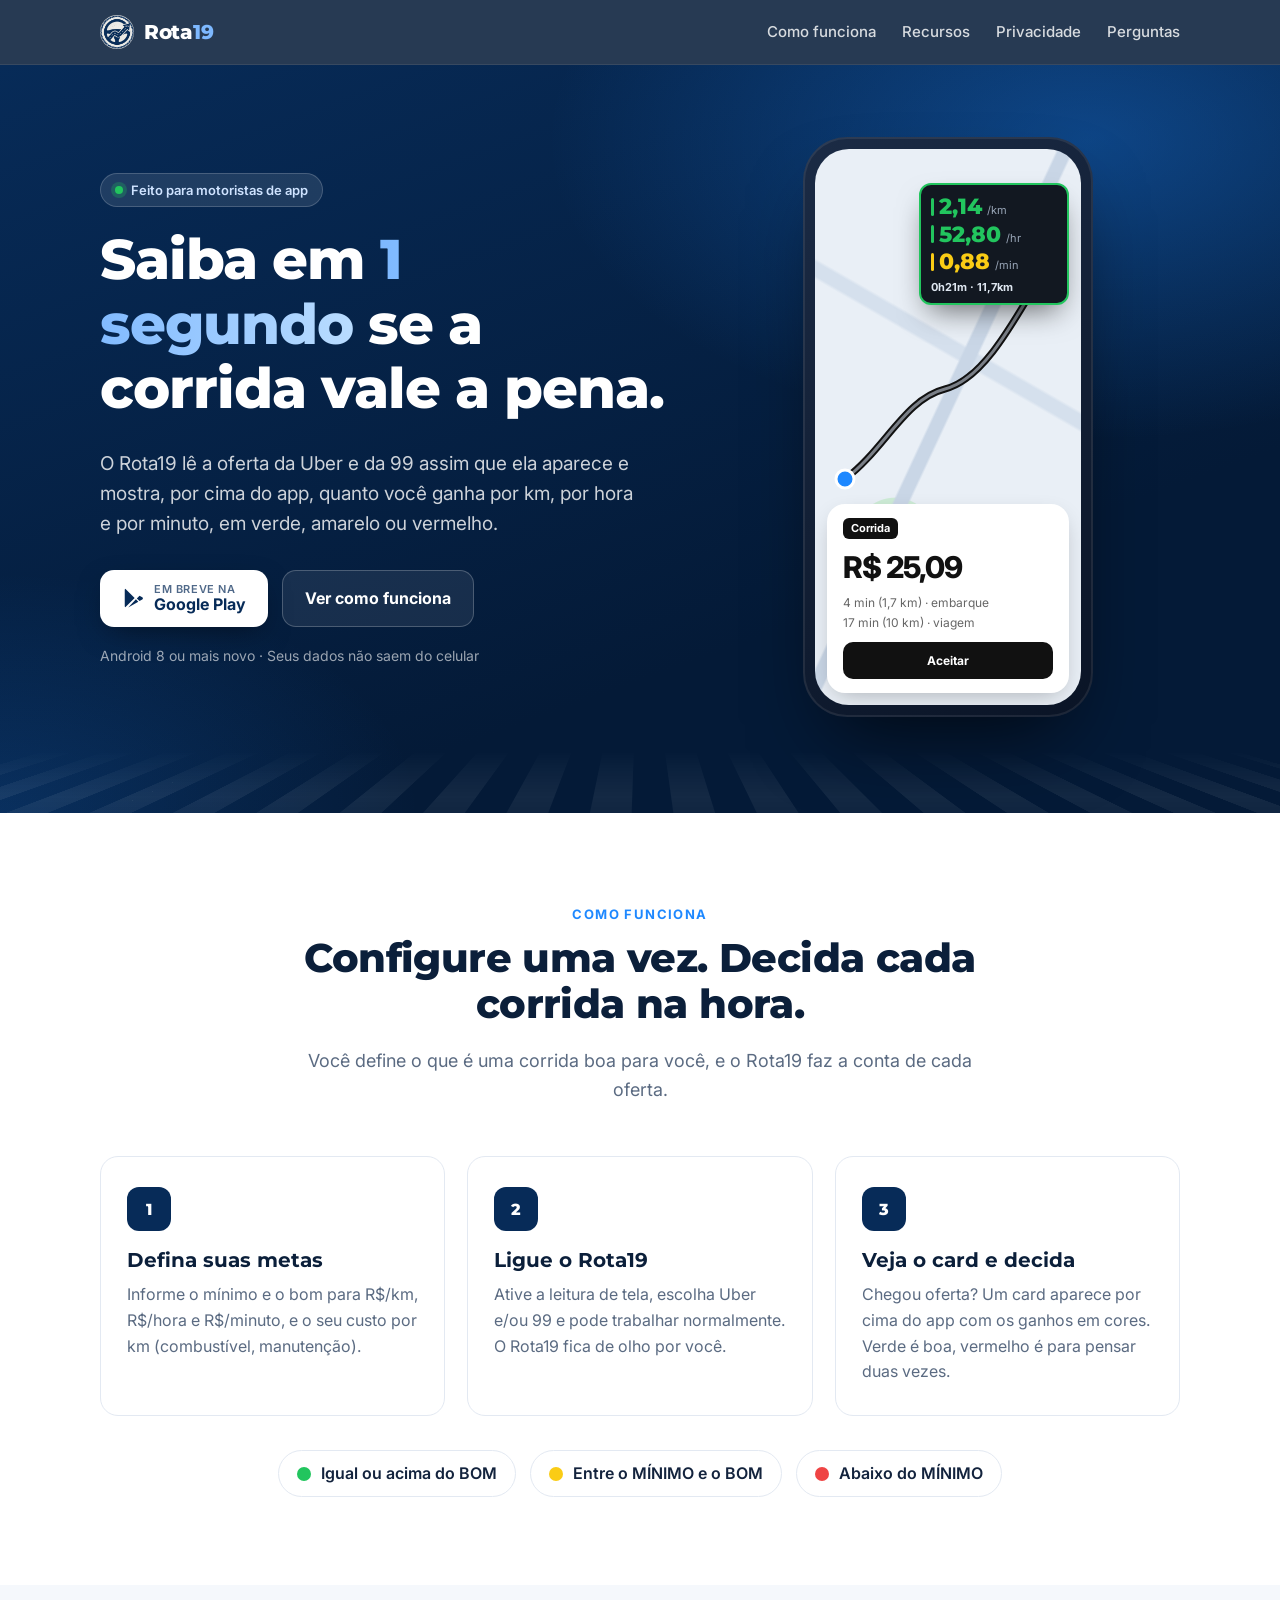
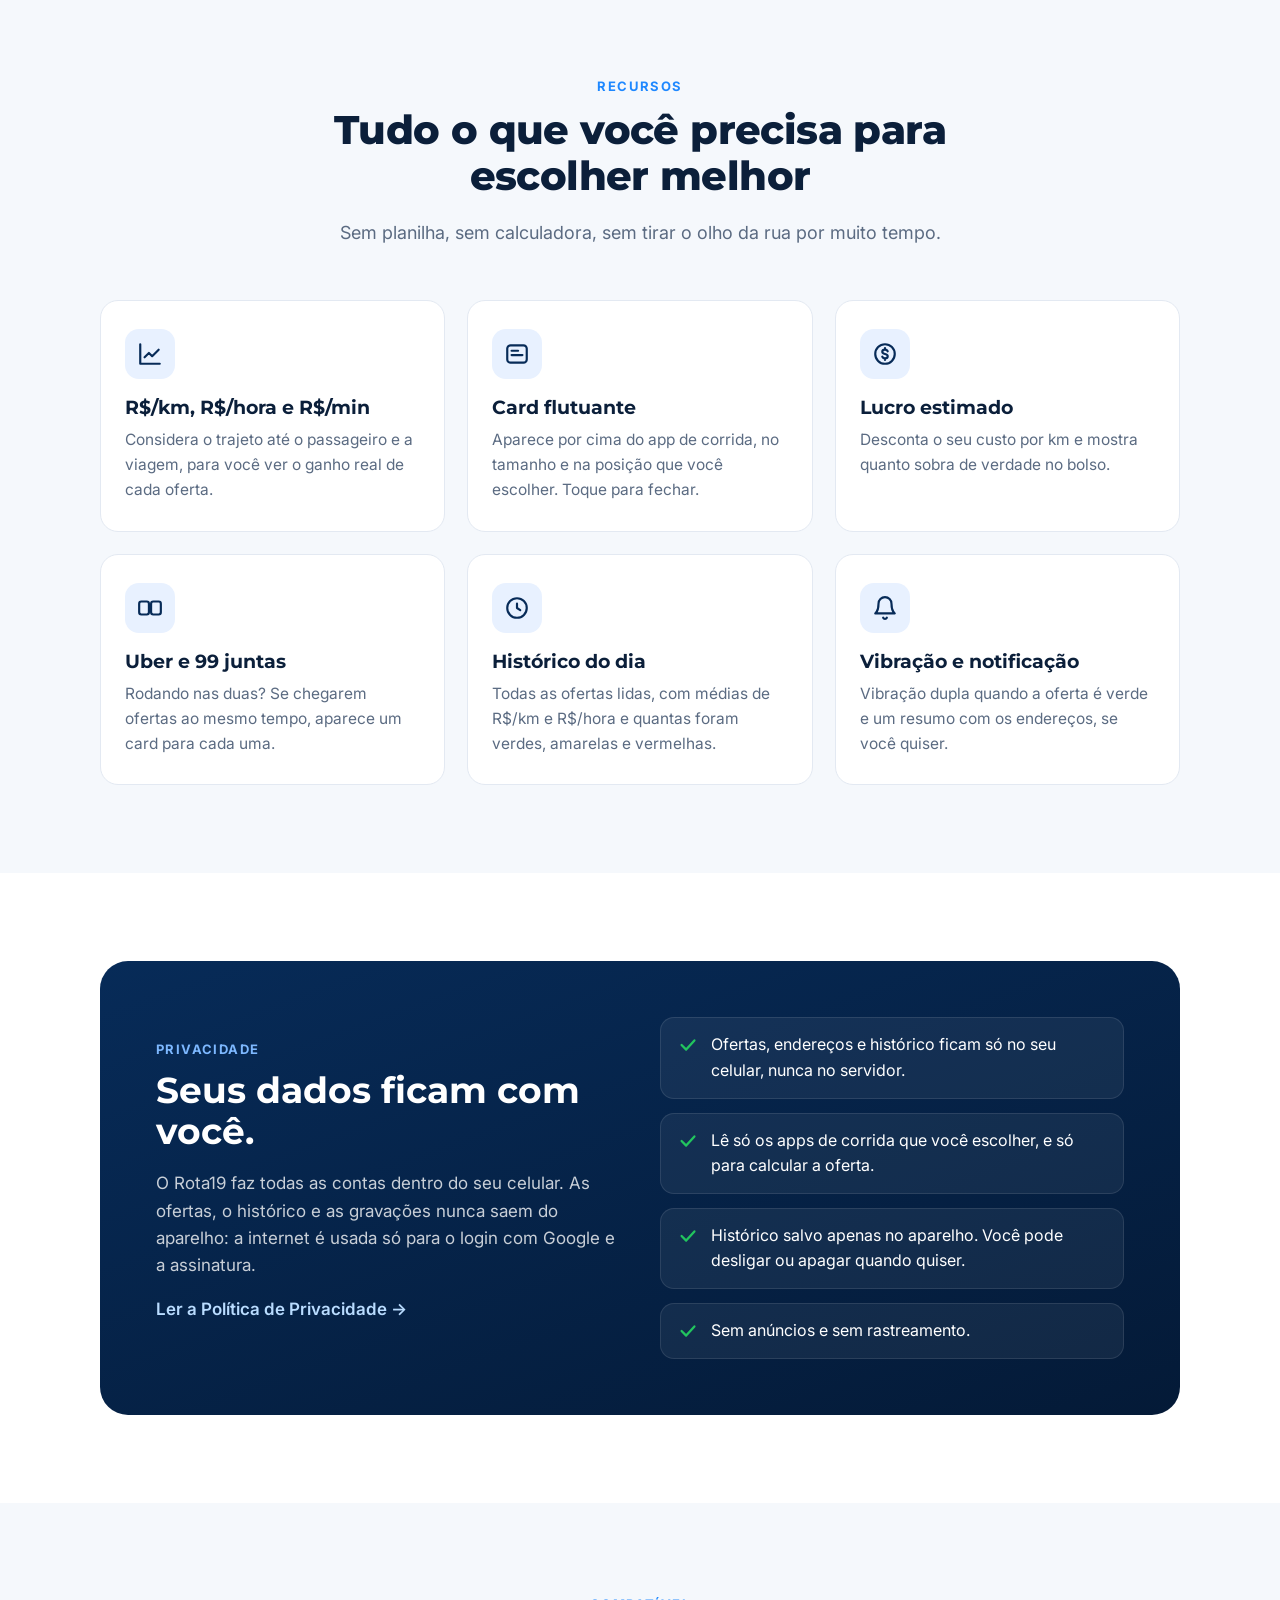
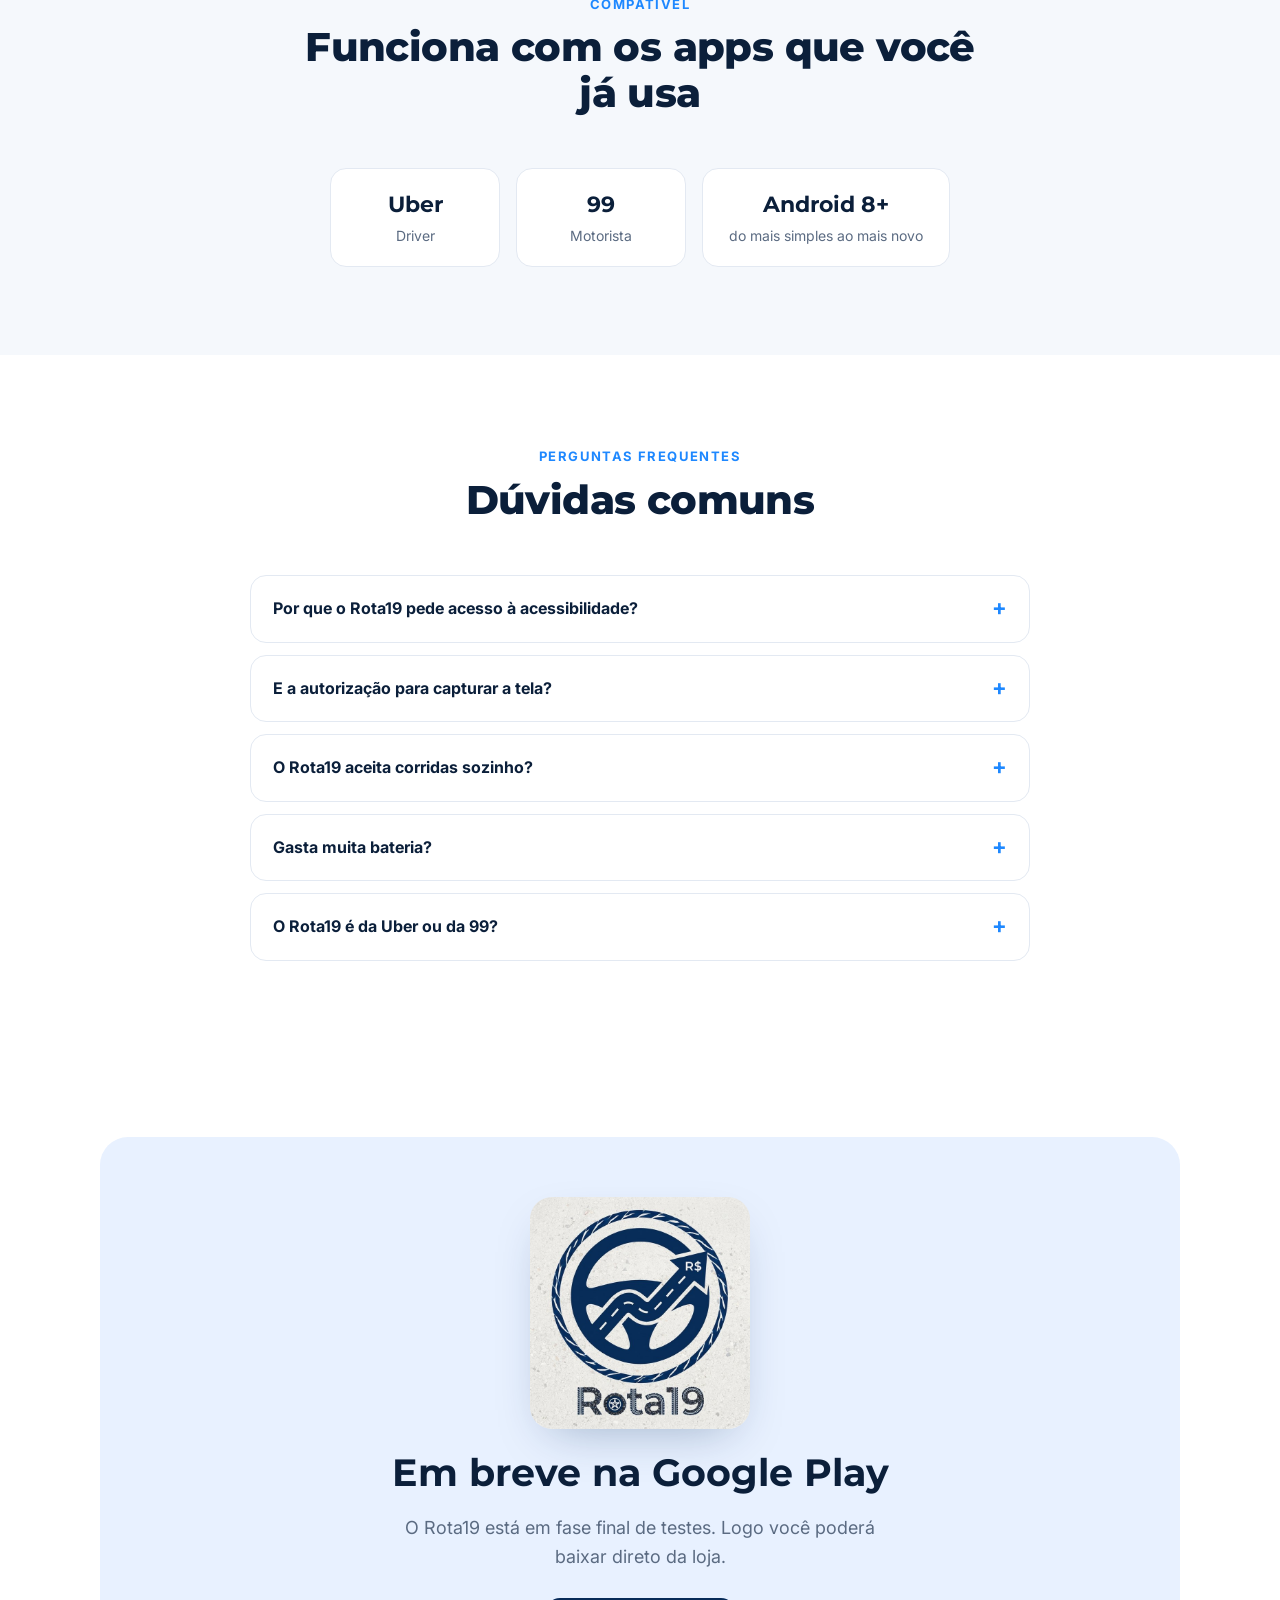
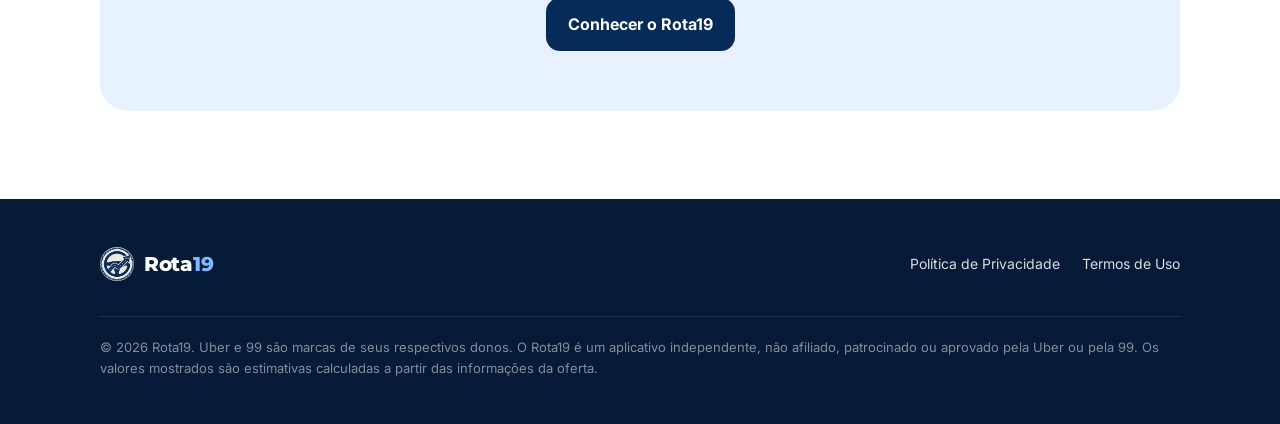
<file: index.html>
<!doctype html>
<html lang="pt-BR">
<head>
  <meta charset="utf-8">
  <meta name="viewport" content="width=device-width, initial-scale=1">
  <title>Rota19 · Saiba se a corrida vale a pena</title>
  <meta name="description" content="Rota19 lê as ofertas de corrida da Uber e da 99 e mostra na hora o R$/km, R$/hora, R$/minuto e o lucro estimado, em cores. Tudo fica no seu celular.">
  <meta name="theme-color" content="#072b58">
  <meta property="og:title" content="Rota19 · Saiba se a corrida vale a pena">
  <meta property="og:description" content="Ganhos por km, por hora e por minuto de cada oferta, na hora, por cima do app de corrida.">
  <meta property="og:image" content="assets/logo.jpg">
  <link rel="icon" href="assets/favicon.png">
  <link rel="apple-touch-icon" href="assets/apple-touch-icon.png">
  <link rel="preconnect" href="https://fonts.googleapis.com">
  <link rel="preconnect" href="https://fonts.gstatic.com" crossorigin>
  <link href="https://fonts.googleapis.com/css2?family=Inter:wght@400;500;600;700&family=Montserrat:wght@700;800&display=swap" rel="stylesheet">
  <link rel="stylesheet" href="assets/style.css">
</head>
<body>

<header class="nav">
  <div class="wrap">
    <a class="brand" href="#"><img src="assets/emblema.png" alt=""><span>Rota<b>19</b></span></a>
    <nav class="nav-links">
      <a href="#como-funciona">Como funciona</a>
      <a href="#recursos">Recursos</a>
      <a href="#privacidade">Privacidade</a>
      <a href="#perguntas">Perguntas</a>
    </nav>
  </div>
</header>

<section class="hero">
  <div class="wrap">
    <div>
      <span class="pill"><i></i> Feito para motoristas de app</span>
      <h1>Saiba em <em>1 segundo</em> se a corrida vale a pena.</h1>
      <p class="lead">O Rota19 lê a oferta da Uber e da 99 assim que ela aparece e mostra, por cima do app, quanto você ganha por km, por hora e por minuto, em verde, amarelo ou vermelho.</p>
      <div class="cta">
        <a class="btn btn-light" href="#baixar">
          <svg viewBox="0 0 24 24" fill="currentColor" aria-hidden="true"><path d="M3.6 1.8 13.8 12 3.6 22.2a1.4 1.4 0 0 1-.6-1.2V3c0-.5.2-.9.6-1.2Zm11.6 11.6 2.6 2.6-11 6.3 8.4-8.9Zm3.9-3.9 3 1.7c1 .6 1 1.9 0 2.5l-3 1.7-2.9-2.9 2.9-3Zm-1.3-1.4L6.8 1.7l11 6.4-2.6 2.6Z"/></svg>
          <span><small>Em breve na</small>Google Play</span>
        </a>
        <a class="btn btn-ghost" href="#como-funciona">Ver como funciona</a>
      </div>
      <p class="hero-note">Android 8 ou mais novo · Seus dados não saem do celular</p>
    </div>

    <div class="phone" aria-hidden="true">
      <div class="screen">
        <svg class="route" viewBox="0 0 266 556" preserveAspectRatio="none">
          <path d="M30 330 C 70 300, 90 250, 130 240 S 200 170, 236 110" fill="none" stroke="#111" stroke-width="7" stroke-linecap="round"/>
          <path d="M30 330 C 70 300, 90 250, 130 240 S 200 170, 236 110" fill="none" stroke="#7a7f87" stroke-width="3" stroke-linecap="round"/>
          <circle cx="30" cy="330" r="9" fill="#1e88ff" stroke="#fff" stroke-width="3"/>
          <rect x="228" y="102" width="16" height="16" rx="3" fill="#111" stroke="#fff" stroke-width="3"/>
        </svg>
        <div class="r19">
          <div class="row g"><span class="v">2,14</span><span class="u">/km</span></div>
          <div class="row g"><span class="v">52,80</span><span class="u">/hr</span></div>
          <div class="row y"><span class="v">0,88</span><span class="u">/min</span></div>
          <div class="foot">0h21m · 11,7km</div>
        </div>
        <div class="ride-card">
          <span class="tag">Corrida</span>
          <div class="price">R$ 25,09</div>
          <div class="muted">4 min (1,7 km) · embarque</div>
          <div class="muted">17 min (10 km) · viagem</div>
          <div class="accept">Aceitar</div>
        </div>
      </div>
    </div>
  </div>
</section>

<section id="como-funciona">
  <div class="wrap">
    <div class="head">
      <span class="eyebrow">Como funciona</span>
      <h2>Configure uma vez. Decida cada corrida na hora.</h2>
      <p>Você define o que é uma corrida boa para você, e o Rota19 faz a conta de cada oferta.</p>
    </div>
    <div class="steps">
      <div class="step">
        <h3>Defina suas metas</h3>
        <p>Informe o mínimo e o bom para R$/km, R$/hora e R$/minuto, e o seu custo por km (combustível, manutenção).</p>
      </div>
      <div class="step">
        <h3>Ligue o Rota19</h3>
        <p>Ative a leitura de tela, escolha Uber e/ou 99 e pode trabalhar normalmente. O Rota19 fica de olho por você.</p>
      </div>
      <div class="step">
        <h3>Veja o card e decida</h3>
        <p>Chegou oferta? Um card aparece por cima do app com os ganhos em cores. Verde é boa, vermelho é para pensar duas vezes.</p>
      </div>
    </div>
    <div class="levels">
      <span class="level"><i style="background:var(--green)"></i>Igual ou acima do BOM</span>
      <span class="level"><i style="background:var(--yellow)"></i>Entre o MÍNIMO e o BOM</span>
      <span class="level"><i style="background:var(--red)"></i>Abaixo do MÍNIMO</span>
    </div>
  </div>
</section>

<section id="recursos" class="soft">
  <div class="wrap">
    <div class="head">
      <span class="eyebrow">Recursos</span>
      <h2>Tudo o que você precisa para escolher melhor</h2>
      <p>Sem planilha, sem calculadora, sem tirar o olho da rua por muito tempo.</p>
    </div>
    <div class="grid">
      <div class="feat">
        <div class="ico"><svg viewBox="0 0 24 24" fill="none" stroke="currentColor" stroke-width="2" stroke-linecap="round" stroke-linejoin="round"><path d="M3 3v18h18"/><path d="m7 15 4-4 3 3 6-6"/></svg></div>
        <h3>R$/km, R$/hora e R$/min</h3>
        <p>Considera o trajeto até o passageiro e a viagem, para você ver o ganho real de cada oferta.</p>
      </div>
      <div class="feat">
        <div class="ico"><svg viewBox="0 0 24 24" fill="none" stroke="currentColor" stroke-width="2" stroke-linecap="round" stroke-linejoin="round"><rect x="3" y="4" width="18" height="16" rx="3"/><path d="M7 9h6M7 13h10"/></svg></div>
        <h3>Card flutuante</h3>
        <p>Aparece por cima do app de corrida, no tamanho e na posição que você escolher. Toque para fechar.</p>
      </div>
      <div class="feat">
        <div class="ico"><svg viewBox="0 0 24 24" fill="none" stroke="currentColor" stroke-width="2" stroke-linecap="round" stroke-linejoin="round"><circle cx="12" cy="12" r="9"/><path d="M14.5 9.5c-.5-1-1.5-1.5-2.5-1.5-1.5 0-2.5.8-2.5 2s1 1.7 2.5 2 2.5.8 2.5 2-1 2-2.5 2c-1 0-2-.5-2.5-1.5M12 6.5V8m0 8v1.5"/></svg></div>
        <h3>Lucro estimado</h3>
        <p>Desconta o seu custo por km e mostra quanto sobra de verdade no bolso.</p>
      </div>
      <div class="feat">
        <div class="ico"><svg viewBox="0 0 24 24" fill="none" stroke="currentColor" stroke-width="2" stroke-linecap="round" stroke-linejoin="round"><rect x="2" y="6" width="9" height="12" rx="2"/><rect x="13" y="6" width="9" height="12" rx="2"/></svg></div>
        <h3>Uber e 99 juntas</h3>
        <p>Rodando nas duas? Se chegarem ofertas ao mesmo tempo, aparece um card para cada uma.</p>
      </div>
      <div class="feat">
        <div class="ico"><svg viewBox="0 0 24 24" fill="none" stroke="currentColor" stroke-width="2" stroke-linecap="round" stroke-linejoin="round"><path d="M12 8v4l3 2"/><circle cx="12" cy="12" r="9"/></svg></div>
        <h3>Histórico do dia</h3>
        <p>Todas as ofertas lidas, com médias de R$/km e R$/hora e quantas foram verdes, amarelas e vermelhas.</p>
      </div>
      <div class="feat">
        <div class="ico"><svg viewBox="0 0 24 24" fill="none" stroke="currentColor" stroke-width="2" stroke-linecap="round" stroke-linejoin="round"><path d="M6 8a6 6 0 0 1 12 0c0 7 3 9 3 9H3s3-2 3-9"/><path d="M10.3 21a1.9 1.9 0 0 0 3.4 0"/></svg></div>
        <h3>Vibração e notificação</h3>
        <p>Vibração dupla quando a oferta é verde e um resumo com os endereços, se você quiser.</p>
      </div>
    </div>
  </div>
</section>

<section id="privacidade">
  <div class="wrap">
    <div class="privacy">
      <div>
        <span class="eyebrow" style="color:#7db8ff">Privacidade</span>
        <h2>Seus dados ficam com você.</h2>
        <p>O Rota19 faz todas as contas dentro do seu celular. As ofertas, o histórico e as gravações nunca saem do aparelho: a internet é usada só para o login com Google e a assinatura.</p>
        <p><a href="privacidade.html" style="color:#b9dcff;font-weight:600">Ler a Política de Privacidade →</a></p>
      </div>
      <ul class="checks">
        <li><svg viewBox="0 0 24 24" fill="none" stroke="currentColor" stroke-width="2.5" stroke-linecap="round" stroke-linejoin="round"><path d="m5 12 5 5 9-10"/></svg><span>Ofertas, endereços e histórico ficam só no seu celular, nunca no servidor.</span></li>
        <li><svg viewBox="0 0 24 24" fill="none" stroke="currentColor" stroke-width="2.5" stroke-linecap="round" stroke-linejoin="round"><path d="m5 12 5 5 9-10"/></svg><span>Lê só os apps de corrida que você escolher, e só para calcular a oferta.</span></li>
        <li><svg viewBox="0 0 24 24" fill="none" stroke="currentColor" stroke-width="2.5" stroke-linecap="round" stroke-linejoin="round"><path d="m5 12 5 5 9-10"/></svg><span>Histórico salvo apenas no aparelho. Você pode desligar ou apagar quando quiser.</span></li>
        <li><svg viewBox="0 0 24 24" fill="none" stroke="currentColor" stroke-width="2.5" stroke-linecap="round" stroke-linejoin="round"><path d="m5 12 5 5 9-10"/></svg><span>Sem anúncios e sem rastreamento.</span></li>
      </ul>
    </div>
  </div>
</section>

<section class="soft">
  <div class="wrap">
    <div class="head">
      <span class="eyebrow">Compatível</span>
      <h2>Funciona com os apps que você já usa</h2>
    </div>
    <div class="compat">
      <div class="chip"><strong>Uber</strong><span>Driver</span></div>
      <div class="chip"><strong>99</strong><span>Motorista</span></div>
      <div class="chip"><strong>Android 8+</strong><span>do mais simples ao mais novo</span></div>
    </div>
  </div>
</section>

<section id="perguntas">
  <div class="wrap">
    <div class="head">
      <span class="eyebrow">Perguntas frequentes</span>
      <h2>Dúvidas comuns</h2>
    </div>
    <div class="faq">
      <details>
        <summary>Por que o Rota19 pede acesso à acessibilidade?</summary>
        <p>É o recurso do Android que permite ler o texto da oferta na tela do app de corrida e mostrar o card por cima dele. O Rota19 usa esse acesso só para isso, e só nos apps de corrida que você escolher.</p>
      </details>
      <details>
        <summary>E a autorização para capturar a tela?</summary>
        <p>Alguns apps escondem o texto da oferta (a 99 sempre e, em celulares com Android 14 ou mais novo, a Uber também). Nesses casos o Rota19 lê a imagem da tela, dentro do próprio celular, só enquanto o app de corrida está aberto. Nenhuma imagem é salva ou enviada.</p>
      </details>
      <details>
        <summary>O Rota19 aceita corridas sozinho?</summary>
        <p>Não. Ele só mostra os números. A decisão de aceitar ou recusar é sempre sua, no app de corrida.</p>
      </details>
      <details>
        <summary>Gasta muita bateria?</summary>
        <p>Não. A leitura acontece só quando a tela do app de corrida muda, e a leitura por imagem fica desligada quando o app de corrida não está aberto.</p>
      </details>
      <details>
        <summary>O Rota19 é da Uber ou da 99?</summary>
        <p>Não. O Rota19 é um app independente, sem nenhuma ligação com a Uber ou com a 99.</p>
      </details>
    </div>
  </div>
</section>

<section id="baixar" class="final">
  <div class="wrap">
    <div class="box">
      <img src="assets/logo.jpg" alt="Logo do Rota19">
      <h2>Em breve na Google Play</h2>
      <p>O Rota19 está em fase final de testes. Logo você poderá baixar direto da loja.</p>
      <a class="btn btn-navy" href="#como-funciona">Conhecer o Rota19</a>
    </div>
  </div>
</section>

<footer>
  <div class="wrap">
    <div class="foot-top">
      <a class="brand" href="#"><img src="assets/emblema.png" alt=""><span>Rota<b>19</b></span></a>
      <div class="foot-links">
        <a href="privacidade.html">Política de Privacidade</a>
        <a href="termos.html">Termos de Uso</a>
      </div>
    </div>
    <p class="disclaimer">© 2026 Rota19. Uber e 99 são marcas de seus respectivos donos. O Rota19 é um aplicativo independente, não afiliado, patrocinado ou aprovado pela Uber ou pela 99. Os valores mostrados são estimativas calculadas a partir das informações da oferta.</p>
  </div>
</footer>

</body>
</html>
</file>
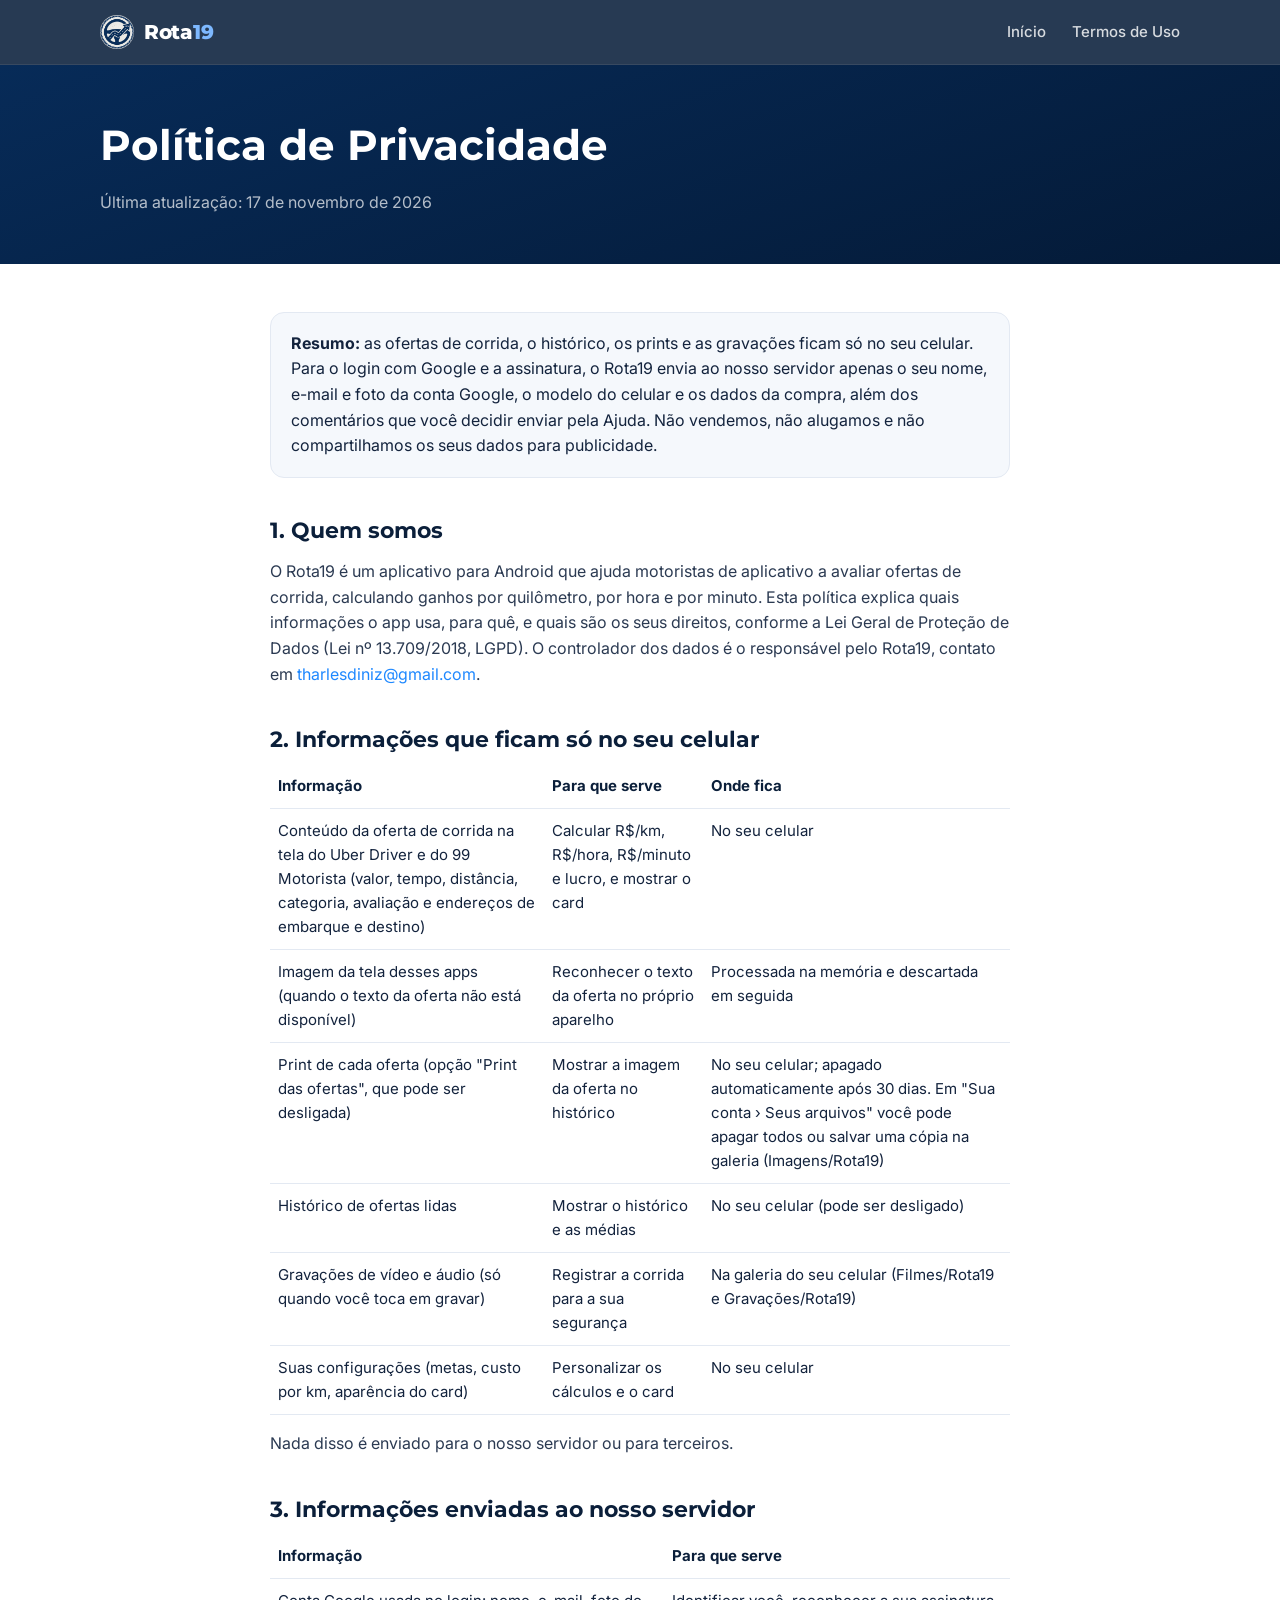
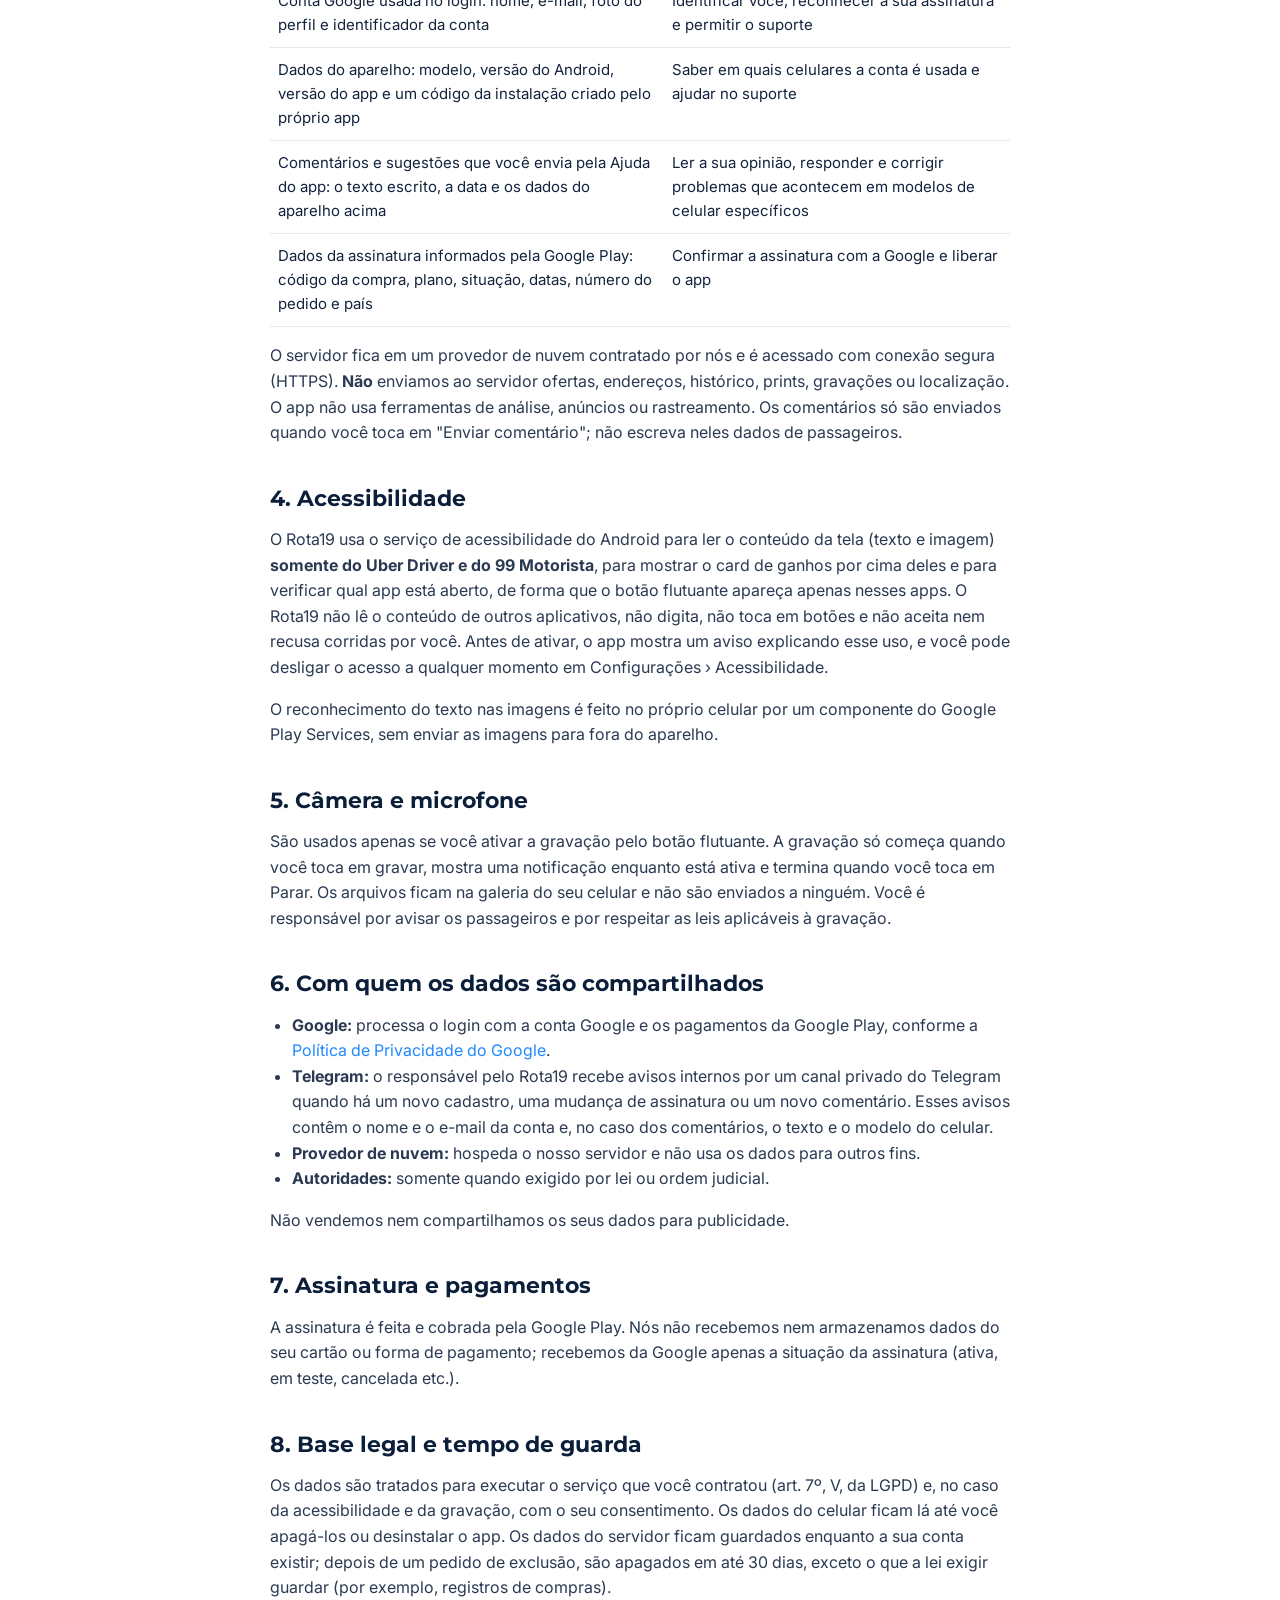
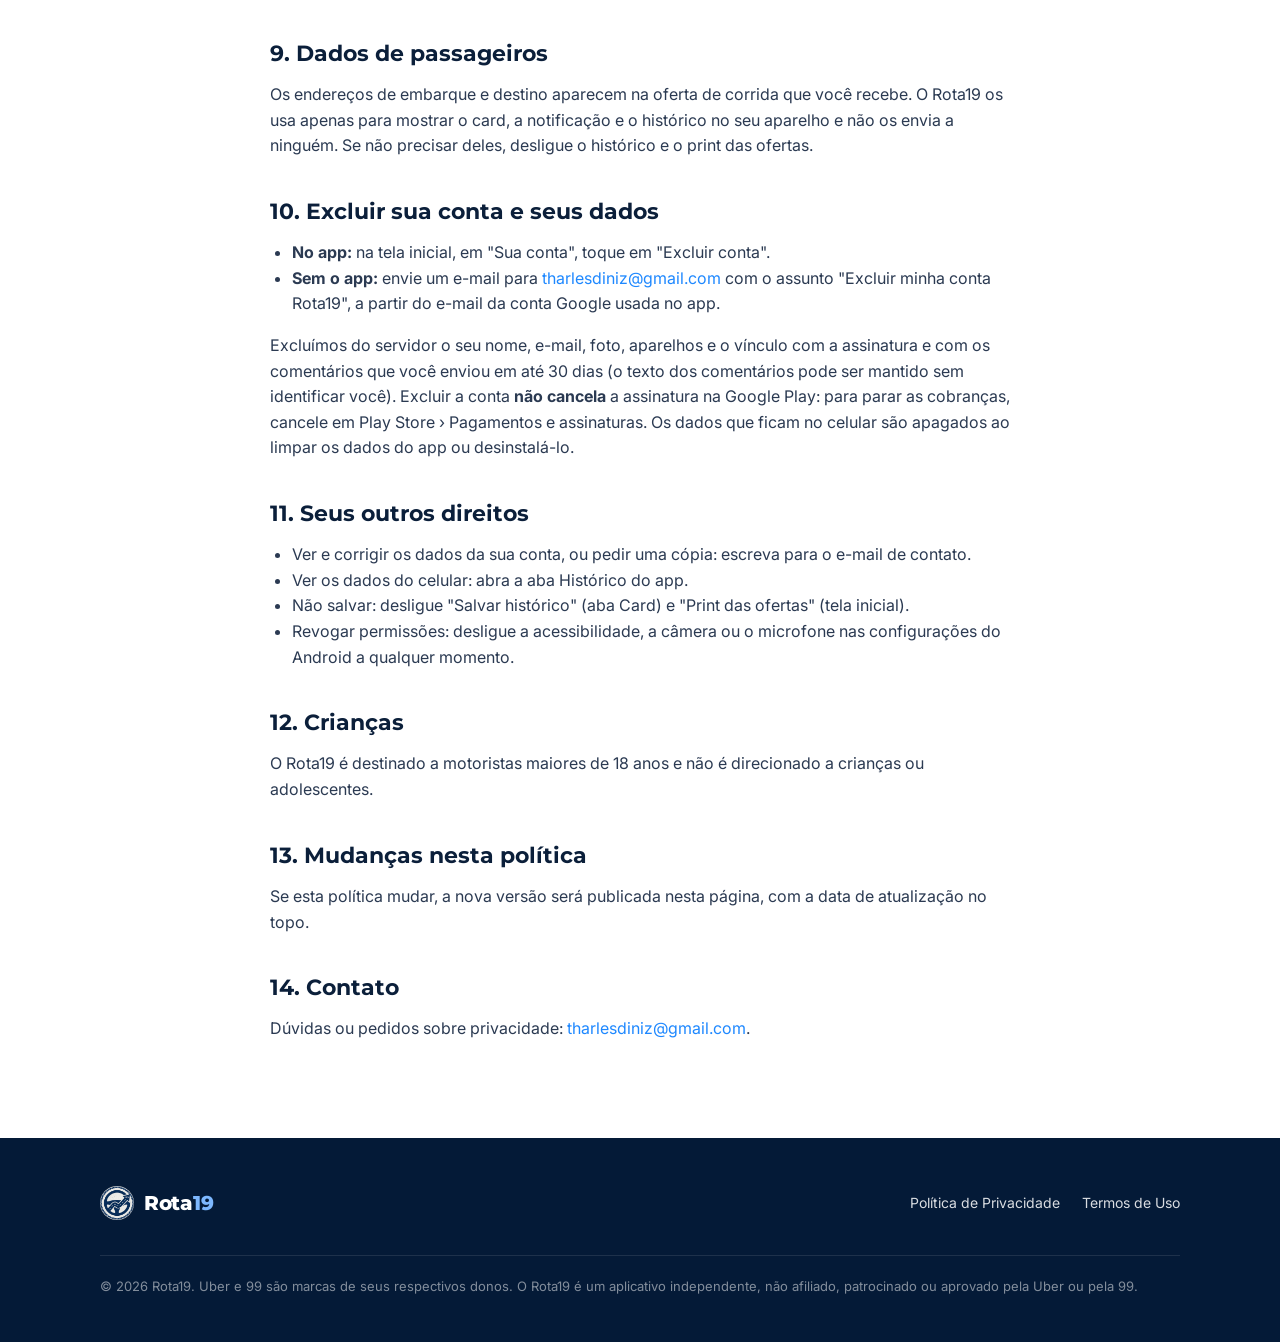
<file: privacidade.html>
<!doctype html>
<html lang="pt-BR">
<head>
  <meta charset="utf-8">
  <meta name="viewport" content="width=device-width, initial-scale=1">
  <title>Política de Privacidade · Rota19</title>
  <meta name="description" content="Como o Rota19 trata os seus dados: as ofertas e o histórico ficam no seu celular; o servidor recebe só o necessário para o login e a assinatura.">
  <meta name="theme-color" content="#072b58">
  <link rel="icon" href="assets/favicon.png">
  <link rel="preconnect" href="https://fonts.googleapis.com">
  <link rel="preconnect" href="https://fonts.gstatic.com" crossorigin>
  <link href="https://fonts.googleapis.com/css2?family=Inter:wght@400;500;600;700&family=Montserrat:wght@700;800&display=swap" rel="stylesheet">
  <link rel="stylesheet" href="assets/style.css">
</head>
<body>

<header class="nav">
  <div class="wrap">
    <a class="brand" href="index.html"><img src="assets/emblema.png" alt=""><span>Rota<b>19</b></span></a>
    <nav class="nav-links">
      <a href="index.html">Início</a>
      <a href="termos.html">Termos de Uso</a>
    </nav>
  </div>
</header>

<div class="doc-hero">
  <div class="wrap">
    <h1>Política de Privacidade</h1>
    <p>Última atualização: 17 de novembro de 2026</p>
  </div>
</div>

<main class="doc">
  <div class="box">
    <strong>Resumo:</strong> as ofertas de corrida, o histórico, os prints e as gravações ficam só no seu celular. Para o login com Google e a assinatura, o Rota19 envia ao nosso servidor apenas o seu nome, e-mail e foto da conta Google, o modelo do celular e os dados da compra, além dos comentários que você decidir enviar pela Ajuda. Não vendemos, não alugamos e não compartilhamos os seus dados para publicidade.
  </div>

  <h2>1. Quem somos</h2>
  <p>O Rota19 é um aplicativo para Android que ajuda motoristas de aplicativo a avaliar ofertas de corrida, calculando ganhos por quilômetro, por hora e por minuto. Esta política explica quais informações o app usa, para quê, e quais são os seus direitos, conforme a Lei Geral de Proteção de Dados (Lei nº 13.709/2018, LGPD). O controlador dos dados é o responsável pelo Rota19, contato em <a href="mailto:tharlesdiniz@gmail.com">tharlesdiniz@gmail.com</a>.</p>

  <h2>2. Informações que ficam só no seu celular</h2>
  <table>
    <tr><th>Informação</th><th>Para que serve</th><th>Onde fica</th></tr>
    <tr><td>Conteúdo da oferta de corrida na tela do Uber Driver e do 99 Motorista (valor, tempo, distância, categoria, avaliação e endereços de embarque e destino)</td><td>Calcular R$/km, R$/hora, R$/minuto e lucro, e mostrar o card</td><td>No seu celular</td></tr>
    <tr><td>Imagem da tela desses apps (quando o texto da oferta não está disponível)</td><td>Reconhecer o texto da oferta no próprio aparelho</td><td>Processada na memória e descartada em seguida</td></tr>
    <tr><td>Print de cada oferta (opção "Print das ofertas", que pode ser desligada)</td><td>Mostrar a imagem da oferta no histórico</td><td>No seu celular; apagado automaticamente após 30 dias. Em "Sua conta › Seus arquivos" você pode apagar todos ou salvar uma cópia na galeria (Imagens/Rota19)</td></tr>
    <tr><td>Histórico de ofertas lidas</td><td>Mostrar o histórico e as médias</td><td>No seu celular (pode ser desligado)</td></tr>
    <tr><td>Gravações de vídeo e áudio (só quando você toca em gravar)</td><td>Registrar a corrida para a sua segurança</td><td>Na galeria do seu celular (Filmes/Rota19 e Gravações/Rota19)</td></tr>
    <tr><td>Suas configurações (metas, custo por km, aparência do card)</td><td>Personalizar os cálculos e o card</td><td>No seu celular</td></tr>
  </table>
  <p>Nada disso é enviado para o nosso servidor ou para terceiros.</p>

  <h2>3. Informações enviadas ao nosso servidor</h2>
  <table>
    <tr><th>Informação</th><th>Para que serve</th></tr>
    <tr><td>Conta Google usada no login: nome, e-mail, foto do perfil e identificador da conta</td><td>Identificar você, reconhecer a sua assinatura e permitir o suporte</td></tr>
    <tr><td>Dados do aparelho: modelo, versão do Android, versão do app e um código da instalação criado pelo próprio app</td><td>Saber em quais celulares a conta é usada e ajudar no suporte</td></tr>
    <tr><td>Comentários e sugestões que você envia pela Ajuda do app: o texto escrito, a data e os dados do aparelho acima</td><td>Ler a sua opinião, responder e corrigir problemas que acontecem em modelos de celular específicos</td></tr>
    <tr><td>Dados da assinatura informados pela Google Play: código da compra, plano, situação, datas, número do pedido e país</td><td>Confirmar a assinatura com a Google e liberar o app</td></tr>
  </table>
  <p>O servidor fica em um provedor de nuvem contratado por nós e é acessado com conexão segura (HTTPS). <strong>Não</strong> enviamos ao servidor ofertas, endereços, histórico, prints, gravações ou localização. O app não usa ferramentas de análise, anúncios ou rastreamento. Os comentários só são enviados quando você toca em "Enviar comentário"; não escreva neles dados de passageiros.</p>

  <h2>4. Acessibilidade</h2>
  <p>O Rota19 usa o serviço de acessibilidade do Android para ler o conteúdo da tela (texto e imagem) <strong>somente do Uber Driver e do 99 Motorista</strong>, para mostrar o card de ganhos por cima deles e para verificar qual app está aberto, de forma que o botão flutuante apareça apenas nesses apps. O Rota19 não lê o conteúdo de outros aplicativos, não digita, não toca em botões e não aceita nem recusa corridas por você. Antes de ativar, o app mostra um aviso explicando esse uso, e você pode desligar o acesso a qualquer momento em Configurações › Acessibilidade.</p>
  <p>O reconhecimento do texto nas imagens é feito no próprio celular por um componente do Google Play Services, sem enviar as imagens para fora do aparelho.</p>

  <h2>5. Câmera e microfone</h2>
  <p>São usados apenas se você ativar a gravação pelo botão flutuante. A gravação só começa quando você toca em gravar, mostra uma notificação enquanto está ativa e termina quando você toca em Parar. Os arquivos ficam na galeria do seu celular e não são enviados a ninguém. Você é responsável por avisar os passageiros e por respeitar as leis aplicáveis à gravação.</p>

  <h2>6. Com quem os dados são compartilhados</h2>
  <ul>
    <li><strong>Google:</strong> processa o login com a conta Google e os pagamentos da Google Play, conforme a <a href="https://policies.google.com/privacy" rel="noopener">Política de Privacidade do Google</a>.</li>
    <li><strong>Telegram:</strong> o responsável pelo Rota19 recebe avisos internos por um canal privado do Telegram quando há um novo cadastro, uma mudança de assinatura ou um novo comentário. Esses avisos contêm o nome e o e-mail da conta e, no caso dos comentários, o texto e o modelo do celular.</li>
    <li><strong>Provedor de nuvem:</strong> hospeda o nosso servidor e não usa os dados para outros fins.</li>
    <li><strong>Autoridades:</strong> somente quando exigido por lei ou ordem judicial.</li>
  </ul>
  <p>Não vendemos nem compartilhamos os seus dados para publicidade.</p>

  <h2>7. Assinatura e pagamentos</h2>
  <p>A assinatura é feita e cobrada pela Google Play. Nós não recebemos nem armazenamos dados do seu cartão ou forma de pagamento; recebemos da Google apenas a situação da assinatura (ativa, em teste, cancelada etc.).</p>

  <h2>8. Base legal e tempo de guarda</h2>
  <p>Os dados são tratados para executar o serviço que você contratou (art. 7º, V, da LGPD) e, no caso da acessibilidade e da gravação, com o seu consentimento. Os dados do celular ficam lá até você apagá-los ou desinstalar o app. Os dados do servidor ficam guardados enquanto a sua conta existir; depois de um pedido de exclusão, são apagados em até 30 dias, exceto o que a lei exigir guardar (por exemplo, registros de compras).</p>

  <h2>9. Dados de passageiros</h2>
  <p>Os endereços de embarque e destino aparecem na oferta de corrida que você recebe. O Rota19 os usa apenas para mostrar o card, a notificação e o histórico no seu aparelho e não os envia a ninguém. Se não precisar deles, desligue o histórico e o print das ofertas.</p>

  <h2 id="excluir-conta">10. Excluir sua conta e seus dados</h2>
  <ul>
    <li><strong>No app:</strong> na tela inicial, em "Sua conta", toque em "Excluir conta".</li>
    <li><strong>Sem o app:</strong> envie um e-mail para <a href="mailto:tharlesdiniz@gmail.com?subject=Excluir%20minha%20conta%20Rota19">tharlesdiniz@gmail.com</a> com o assunto "Excluir minha conta Rota19", a partir do e-mail da conta Google usada no app.</li>
  </ul>
  <p>Excluímos do servidor o seu nome, e-mail, foto, aparelhos e o vínculo com a assinatura e com os comentários que você enviou em até 30 dias (o texto dos comentários pode ser mantido sem identificar você). Excluir a conta <strong>não cancela</strong> a assinatura na Google Play: para parar as cobranças, cancele em Play Store › Pagamentos e assinaturas. Os dados que ficam no celular são apagados ao limpar os dados do app ou desinstalá-lo.</p>

  <h2>11. Seus outros direitos</h2>
  <ul>
    <li>Ver e corrigir os dados da sua conta, ou pedir uma cópia: escreva para o e-mail de contato.</li>
    <li>Ver os dados do celular: abra a aba Histórico do app.</li>
    <li>Não salvar: desligue "Salvar histórico" (aba Card) e "Print das ofertas" (tela inicial).</li>
    <li>Revogar permissões: desligue a acessibilidade, a câmera ou o microfone nas configurações do Android a qualquer momento.</li>
  </ul>

  <h2>12. Crianças</h2>
  <p>O Rota19 é destinado a motoristas maiores de 18 anos e não é direcionado a crianças ou adolescentes.</p>

  <h2>13. Mudanças nesta política</h2>
  <p>Se esta política mudar, a nova versão será publicada nesta página, com a data de atualização no topo.</p>

  <h2>14. Contato</h2>
  <p>Dúvidas ou pedidos sobre privacidade: <a href="mailto:tharlesdiniz@gmail.com">tharlesdiniz@gmail.com</a>.</p>
</main>

<footer>
  <div class="wrap">
    <div class="foot-top">
      <a class="brand" href="index.html"><img src="assets/emblema.png" alt=""><span>Rota<b>19</b></span></a>
      <div class="foot-links">
        <a href="privacidade.html">Política de Privacidade</a>
        <a href="termos.html">Termos de Uso</a>
      </div>
    </div>
    <p class="disclaimer">© 2026 Rota19. Uber e 99 são marcas de seus respectivos donos. O Rota19 é um aplicativo independente, não afiliado, patrocinado ou aprovado pela Uber ou pela 99.</p>
  </div>
</footer>

</body>
</html>
</file>
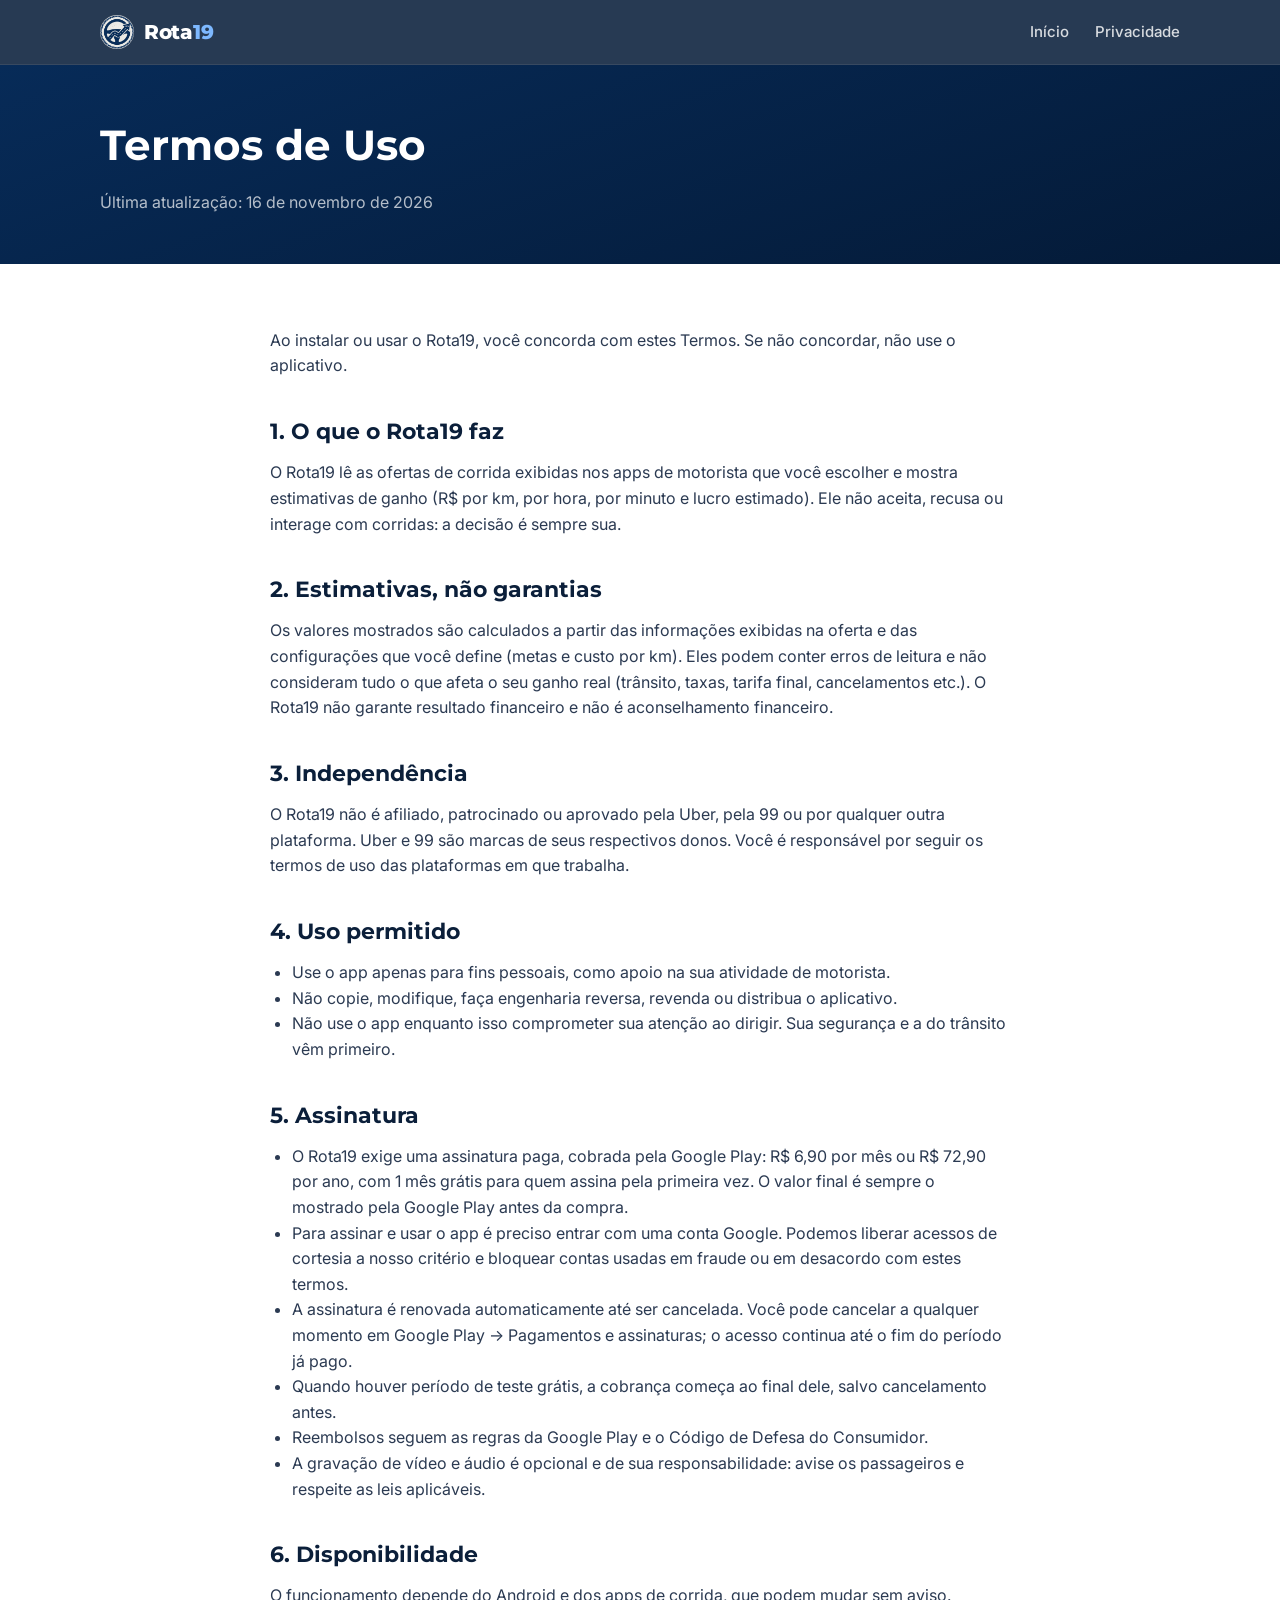
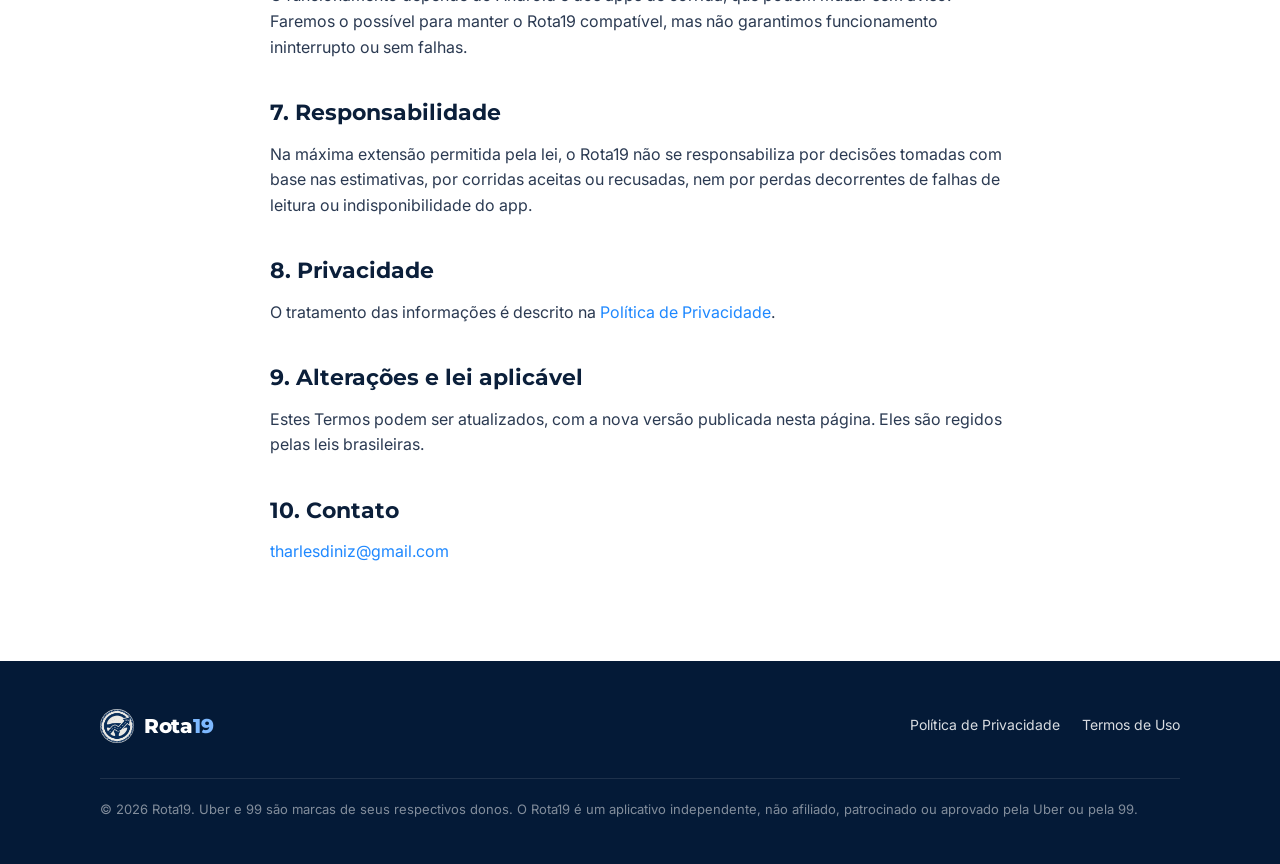
<file: termos.html>
<!doctype html>
<html lang="pt-BR">
<head>
  <meta charset="utf-8">
  <meta name="viewport" content="width=device-width, initial-scale=1">
  <title>Termos de Uso · Rota19</title>
  <meta name="description" content="Termos de Uso do aplicativo Rota19.">
  <meta name="theme-color" content="#072b58">
  <link rel="icon" href="assets/favicon.png">
  <link rel="preconnect" href="https://fonts.googleapis.com">
  <link rel="preconnect" href="https://fonts.gstatic.com" crossorigin>
  <link href="https://fonts.googleapis.com/css2?family=Inter:wght@400;500;600;700&family=Montserrat:wght@700;800&display=swap" rel="stylesheet">
  <link rel="stylesheet" href="assets/style.css">
</head>
<body>

<header class="nav">
  <div class="wrap">
    <a class="brand" href="index.html"><img src="assets/emblema.png" alt=""><span>Rota<b>19</b></span></a>
    <nav class="nav-links">
      <a href="index.html">Início</a>
      <a href="privacidade.html">Privacidade</a>
    </nav>
  </div>
</header>

<div class="doc-hero">
  <div class="wrap">
    <h1>Termos de Uso</h1>
    <p>Última atualização: 16 de novembro de 2026</p>
  </div>
</div>

<main class="doc">
  <p>Ao instalar ou usar o Rota19, você concorda com estes Termos. Se não concordar, não use o aplicativo.</p>

  <h2>1. O que o Rota19 faz</h2>
  <p>O Rota19 lê as ofertas de corrida exibidas nos apps de motorista que você escolher e mostra estimativas de ganho (R$ por km, por hora, por minuto e lucro estimado). Ele não aceita, recusa ou interage com corridas: a decisão é sempre sua.</p>

  <h2>2. Estimativas, não garantias</h2>
  <p>Os valores mostrados são calculados a partir das informações exibidas na oferta e das configurações que você define (metas e custo por km). Eles podem conter erros de leitura e não consideram tudo o que afeta o seu ganho real (trânsito, taxas, tarifa final, cancelamentos etc.). O Rota19 não garante resultado financeiro e não é aconselhamento financeiro.</p>

  <h2>3. Independência</h2>
  <p>O Rota19 não é afiliado, patrocinado ou aprovado pela Uber, pela 99 ou por qualquer outra plataforma. Uber e 99 são marcas de seus respectivos donos. Você é responsável por seguir os termos de uso das plataformas em que trabalha.</p>

  <h2>4. Uso permitido</h2>
  <ul>
    <li>Use o app apenas para fins pessoais, como apoio na sua atividade de motorista.</li>
    <li>Não copie, modifique, faça engenharia reversa, revenda ou distribua o aplicativo.</li>
    <li>Não use o app enquanto isso comprometer sua atenção ao dirigir. Sua segurança e a do trânsito vêm primeiro.</li>
  </ul>

  <h2>5. Assinatura</h2>
  <ul>
    <li>O Rota19 exige uma assinatura paga, cobrada pela Google Play: R$ 6,90 por mês ou R$ 72,90 por ano, com 1 mês grátis para quem assina pela primeira vez. O valor final é sempre o mostrado pela Google Play antes da compra.</li>
    <li>Para assinar e usar o app é preciso entrar com uma conta Google. Podemos liberar acessos de cortesia a nosso critério e bloquear contas usadas em fraude ou em desacordo com estes termos.</li>
    <li>A assinatura é renovada automaticamente até ser cancelada. Você pode cancelar a qualquer momento em Google Play → Pagamentos e assinaturas; o acesso continua até o fim do período já pago.</li>
    <li>Quando houver período de teste grátis, a cobrança começa ao final dele, salvo cancelamento antes.</li>
    <li>Reembolsos seguem as regras da Google Play e o Código de Defesa do Consumidor.</li>
    <li>A gravação de vídeo e áudio é opcional e de sua responsabilidade: avise os passageiros e respeite as leis aplicáveis.</li>
  </ul>

  <h2>6. Disponibilidade</h2>
  <p>O funcionamento depende do Android e dos apps de corrida, que podem mudar sem aviso. Faremos o possível para manter o Rota19 compatível, mas não garantimos funcionamento ininterrupto ou sem falhas.</p>

  <h2>7. Responsabilidade</h2>
  <p>Na máxima extensão permitida pela lei, o Rota19 não se responsabiliza por decisões tomadas com base nas estimativas, por corridas aceitas ou recusadas, nem por perdas decorrentes de falhas de leitura ou indisponibilidade do app.</p>

  <h2>8. Privacidade</h2>
  <p>O tratamento das informações é descrito na <a href="privacidade.html">Política de Privacidade</a>.</p>

  <h2>9. Alterações e lei aplicável</h2>
  <p>Estes Termos podem ser atualizados, com a nova versão publicada nesta página. Eles são regidos pelas leis brasileiras.</p>

  <h2>10. Contato</h2>
  <p><a href="mailto:tharlesdiniz@gmail.com">tharlesdiniz@gmail.com</a></p>
</main>

<footer>
  <div class="wrap">
    <div class="foot-top">
      <a class="brand" href="index.html"><img src="assets/emblema.png" alt=""><span>Rota<b>19</b></span></a>
      <div class="foot-links">
        <a href="privacidade.html">Política de Privacidade</a>
        <a href="termos.html">Termos de Uso</a>
      </div>
    </div>
    <p class="disclaimer">© 2026 Rota19. Uber e 99 são marcas de seus respectivos donos. O Rota19 é um aplicativo independente, não afiliado, patrocinado ou aprovado pela Uber ou pela 99.</p>
  </div>
</footer>

</body>
</html>
</file>
<file: assets/style.css>
:root {
  --navy: #072b58;
  --navy-deep: #041a37;
  --navy-ink: #0b1f3a;
  --blue: #1e88ff;
  --sky: #e8f1ff;
  --text: #13233d;
  --muted: #5b6b82;
  --line: #e3e9f2;
  --bg: #ffffff;
  --bg-soft: #f5f8fc;
  --green: #22c55e;
  --yellow: #facc15;
  --red: #ef4444;
  --radius: 18px;
  --shadow: 0 18px 50px -20px rgba(7, 43, 88, .35);
}

* { box-sizing: border-box; }
html { scroll-behavior: smooth; }
body {
  margin: 0;
  font-family: "Inter", system-ui, -apple-system, "Segoe UI", Roboto, sans-serif;
  color: var(--text);
  background: var(--bg);
  line-height: 1.6;
  -webkit-font-smoothing: antialiased;
}
img { max-width: 100%; display: block; }
a { color: var(--blue); text-decoration: none; }
a:hover { text-decoration: underline; }
h1, h2, h3 { font-family: "Montserrat", "Inter", sans-serif; line-height: 1.15; margin: 0 0 .5em; color: var(--navy-ink); }
.wrap { width: 100%; max-width: 1120px; margin: 0 auto; padding: 0 20px; }

/* ---------- Cabeçalho ---------- */
.nav {
  position: sticky; top: 0; z-index: 50;
  background: rgba(4, 26, 55, .86);
  backdrop-filter: saturate(160%) blur(12px);
  -webkit-backdrop-filter: saturate(160%) blur(12px);
  border-bottom: 1px solid rgba(255, 255, 255, .08);
}
.nav .wrap { display: flex; align-items: center; justify-content: space-between; height: 64px; }
.brand { display: flex; align-items: center; gap: 10px; color: #fff; font-family: "Montserrat", sans-serif; font-weight: 800; font-size: 20px; letter-spacing: -.3px; }
.brand:hover { text-decoration: none; }
.brand img { width: 34px; height: 34px; }
.brand b { color: #7db8ff; font-weight: 800; }
.nav-links { display: flex; gap: 26px; }
.nav-links a { color: rgba(255, 255, 255, .82); font-weight: 500; font-size: 15px; }
.nav-links a:hover { color: #fff; text-decoration: none; }
@media (max-width: 760px) { .nav-links { display: none; } }

/* ---------- Botões ---------- */
.btn {
  display: inline-flex; align-items: center; gap: 10px;
  padding: 14px 22px; border-radius: 14px;
  font-weight: 700; font-size: 16px; border: 0; cursor: pointer;
  transition: transform .15s ease, box-shadow .15s ease, background .15s ease;
}
.btn:hover { text-decoration: none; transform: translateY(-2px); }
.btn-light { background: #fff; color: var(--navy); box-shadow: 0 10px 30px -10px rgba(0, 0, 0, .5); }
.btn-ghost { background: rgba(255, 255, 255, .08); color: #fff; border: 1px solid rgba(255, 255, 255, .22); }
.btn-ghost:hover { background: rgba(255, 255, 255, .14); }
.btn svg { width: 22px; height: 22px; }
.btn small { display: block; font-size: 11px; font-weight: 600; opacity: .7; line-height: 1; text-transform: uppercase; letter-spacing: .6px; }
.btn span { line-height: 1.15; text-align: left; }

/* ---------- Hero ---------- */
.hero {
  position: relative; overflow: hidden; color: #fff;
  background:
    radial-gradient(900px 500px at 85% 10%, rgba(30, 136, 255, .35), transparent 60%),
    radial-gradient(700px 400px at 0% 100%, rgba(30, 136, 255, .18), transparent 60%),
    linear-gradient(160deg, var(--navy) 0%, var(--navy-deep) 70%);
  padding: 72px 0 96px;
}
.hero::after { /* estrada sutil ao fundo */
  content: ""; position: absolute; inset: auto -10% -120px -10%; height: 260px;
  background: repeating-linear-gradient(90deg, rgba(255, 255, 255, .12) 0 40px, transparent 40px 80px);
  mask: linear-gradient(transparent, #000 45%, transparent);
  -webkit-mask: linear-gradient(transparent, #000 45%, transparent);
  transform: perspective(400px) rotateX(60deg);
  opacity: .5; pointer-events: none;
}
.hero .wrap { position: relative; z-index: 1; display: grid; grid-template-columns: 1.1fr .9fr; gap: 48px; align-items: center; }
.pill {
  display: inline-flex; align-items: center; gap: 8px;
  padding: 6px 14px; border-radius: 999px;
  background: rgba(255, 255, 255, .1); border: 1px solid rgba(255, 255, 255, .18);
  font-size: 13px; font-weight: 600; color: #cfe3ff; margin-bottom: 20px;
}
.pill i { width: 8px; height: 8px; border-radius: 50%; background: var(--green); box-shadow: 0 0 0 4px rgba(34, 197, 94, .25); }
.hero h1 { color: #fff; font-size: clamp(34px, 5.2vw, 56px); font-weight: 800; letter-spacing: -1px; }
.hero h1 em { font-style: normal; background: linear-gradient(90deg, #7db8ff, #b9dcff); -webkit-background-clip: text; background-clip: text; color: transparent; }
.hero p.lead { font-size: 19px; color: rgba(255, 255, 255, .8); max-width: 540px; margin: 0 0 30px; }
.cta { display: flex; flex-wrap: wrap; gap: 14px; }
.hero-note { margin-top: 18px; font-size: 14px; color: rgba(255, 255, 255, .6); }

/* Celular com o card */
.phone {
  position: relative; margin: 0 auto; width: 290px; height: 580px;
  border-radius: 44px; padding: 12px;
  background: linear-gradient(145deg, #1b2b45, #0a1426);
  box-shadow: 0 40px 80px -30px rgba(0, 0, 0, .7), inset 0 0 0 2px rgba(255, 255, 255, .08);
  animation: float 6s ease-in-out infinite;
}
@keyframes float { 50% { transform: translateY(-12px); } }
.screen {
  position: relative; height: 100%; border-radius: 34px; overflow: hidden;
  background:
    linear-gradient(115deg, transparent 46%, #c9d6e6 46.5%, #c9d6e6 49%, transparent 49.5%),
    linear-gradient(30deg, transparent 60%, #d5e0ed 60.5%, #d5e0ed 62.5%, transparent 63%),
    radial-gradient(circle at 30% 70%, #cdebd6 0 40px, transparent 41px),
    #e9eff6;
}
.route { position: absolute; inset: 0; }
.ride-card {
  position: absolute; left: 12px; right: 12px; bottom: 12px;
  background: #fff; border-radius: 18px; padding: 14px 16px;
  box-shadow: 0 8px 24px -8px rgba(0, 0, 0, .3);
  color: #111; font-size: 12px;
}
.ride-card .tag { display: inline-block; background: #111; color: #fff; border-radius: 6px; padding: 2px 8px; font-weight: 700; font-size: 11px; }
.ride-card .price { font-size: 30px; font-weight: 800; letter-spacing: -1px; margin: 4px 0 2px; }
.ride-card .muted { color: #666; }
.ride-card .accept { margin-top: 10px; background: #111; color: #fff; text-align: center; border-radius: 10px; padding: 9px; font-weight: 700; }
.r19 {
  position: absolute; top: 34px; right: 12px; width: 150px;
  background: #121821; border: 2px solid var(--green); border-radius: 12px;
  padding: 8px 10px 7px; color: #fff; font-family: "Montserrat", sans-serif;
  box-shadow: 0 14px 30px -10px rgba(0, 0, 0, .6);
  animation: pop .7s .5s ease-out both;
}
@keyframes pop { from { opacity: 0; transform: translateY(-8px) scale(.96); } }
.r19 .row { display: flex; align-items: baseline; gap: 5px; line-height: 1.25; }
.r19 .row::before { content: ""; width: 3px; height: 18px; border-radius: 2px; background: currentColor; align-self: center; }
.r19 .v { font-size: 22px; font-weight: 800; }
.r19 .u { font-size: 11px; color: #9aa7b8; font-family: "Inter", sans-serif; }
.r19 .g { color: var(--green); }
.r19 .y { color: var(--yellow); }
.r19 .foot { margin-top: 3px; font-size: 11px; font-weight: 700; color: #dfe7f1; font-family: "Inter", sans-serif; }

@media (max-width: 900px) {
  .hero { padding: 48px 0 72px; }
  .hero .wrap { grid-template-columns: 1fr; text-align: center; }
  .hero p.lead { margin-left: auto; margin-right: auto; }
  .cta { justify-content: center; }
  .phone { width: 260px; height: 520px; }
}

/* ---------- Seções ---------- */
section { padding: 88px 0; }
.soft { background: var(--bg-soft); }
.head { text-align: center; max-width: 680px; margin: 0 auto 52px; }
.eyebrow { display: inline-block; color: var(--blue); font-weight: 700; font-size: 13px; text-transform: uppercase; letter-spacing: 1.4px; margin-bottom: 10px; }
.head h2 { font-size: clamp(28px, 3.6vw, 40px); font-weight: 800; letter-spacing: -.6px; }
.head p { color: var(--muted); font-size: 18px; margin: 0; }

/* Passos */
.steps { display: grid; grid-template-columns: repeat(3, 1fr); gap: 22px; counter-reset: s; }
.step { position: relative; background: #fff; border: 1px solid var(--line); border-radius: var(--radius); padding: 30px 26px; }
.step::before {
  counter-increment: s; content: counter(s);
  display: grid; place-items: center; width: 44px; height: 44px; border-radius: 12px;
  background: var(--navy); color: #fff; font-weight: 800; font-family: "Montserrat", sans-serif; margin-bottom: 18px;
}
.step h3 { font-size: 20px; }
.step p { color: var(--muted); margin: 0; }

/* Recursos */
.grid { display: grid; grid-template-columns: repeat(3, 1fr); gap: 22px; }
.feat {
  background: #fff; border: 1px solid var(--line); border-radius: var(--radius); padding: 28px 24px;
  transition: transform .2s ease, box-shadow .2s ease, border-color .2s ease;
}
.feat:hover { transform: translateY(-4px); box-shadow: var(--shadow); border-color: transparent; }
.ico { width: 50px; height: 50px; border-radius: 14px; display: grid; place-items: center; background: var(--sky); color: var(--navy); margin-bottom: 18px; }
.ico svg { width: 26px; height: 26px; }
.feat h3 { font-size: 19px; }
.feat p { color: var(--muted); margin: 0; font-size: 15.5px; }

/* Cores */
.levels { display: flex; flex-wrap: wrap; gap: 14px; justify-content: center; margin-top: 34px; }
.level { display: flex; align-items: center; gap: 10px; background: #fff; border: 1px solid var(--line); border-radius: 999px; padding: 10px 18px; font-weight: 600; }
.level i { width: 14px; height: 14px; border-radius: 50%; }

/* Privacidade */
.privacy { background: linear-gradient(160deg, var(--navy) 0%, var(--navy-deep) 100%); color: #fff; border-radius: 28px; padding: 56px; display: grid; grid-template-columns: 1fr 1fr; gap: 40px; align-items: center; }
.privacy h2 { color: #fff; font-size: clamp(26px, 3.2vw, 36px); }
.privacy p { color: rgba(255, 255, 255, .78); font-size: 17px; }
.checks { list-style: none; padding: 0; margin: 0; display: grid; gap: 14px; }
.checks li { display: flex; gap: 12px; align-items: flex-start; background: rgba(255, 255, 255, .06); border: 1px solid rgba(255, 255, 255, .1); border-radius: 14px; padding: 14px 16px; }
.checks svg { flex: none; width: 22px; height: 22px; color: var(--green); margin-top: 2px; }

/* Compatível */
.compat { display: flex; flex-wrap: wrap; justify-content: center; gap: 16px; }
.chip { background: #fff; border: 1px solid var(--line); border-radius: 16px; padding: 18px 26px; text-align: center; min-width: 170px; }
.chip strong { display: block; font-family: "Montserrat", sans-serif; font-size: 22px; color: var(--navy-ink); }
.chip span { color: var(--muted); font-size: 14px; }

/* Perguntas */
.faq { max-width: 780px; margin: 0 auto; display: grid; gap: 12px; }
.faq details { background: #fff; border: 1px solid var(--line); border-radius: 16px; padding: 4px 22px; }
.faq summary { cursor: pointer; list-style: none; font-weight: 700; padding: 16px 0; display: flex; justify-content: space-between; gap: 12px; color: var(--navy-ink); }
.faq summary::-webkit-details-marker { display: none; }
.faq summary::after { content: "+"; font-size: 22px; line-height: 1; color: var(--blue); transition: transform .2s; }
.faq details[open] summary::after { transform: rotate(45deg); }
.faq details p { margin: 0 0 18px; color: var(--muted); }

/* CTA final */
.final { text-align: center; }
.final .box { background: var(--sky); border-radius: 28px; padding: 60px 24px; }
.final img { width: 220px; margin: 0 auto 22px; border-radius: 22px; box-shadow: var(--shadow); }
.final h2 { font-size: clamp(26px, 3.4vw, 38px); }
.final p { color: var(--muted); font-size: 18px; margin: 0 auto 26px; max-width: 520px; }
.btn-navy { background: var(--navy); color: #fff; }

/* Rodapé */
footer { background: var(--navy-deep); color: rgba(255, 255, 255, .7); padding: 48px 0 32px; font-size: 14px; }
footer .wrap { display: grid; gap: 22px; }
.foot-top { display: flex; flex-wrap: wrap; justify-content: space-between; gap: 20px; align-items: center; }
.foot-links { display: flex; flex-wrap: wrap; gap: 22px; }
.foot-links a { color: rgba(255, 255, 255, .85); }
.disclaimer { border-top: 1px solid rgba(255, 255, 255, .1); padding-top: 20px; font-size: 13px; color: rgba(255, 255, 255, .5); }

@media (max-width: 900px) {
  section { padding: 64px 0; }
  .steps, .grid { grid-template-columns: 1fr; }
  .privacy { grid-template-columns: 1fr; padding: 36px 24px; }
}
@media (min-width: 640px) and (max-width: 900px) { .grid { grid-template-columns: 1fr 1fr; } }

/* ---------- Páginas de texto (política e termos) ---------- */
.doc-hero { background: linear-gradient(160deg, var(--navy) 0%, var(--navy-deep) 100%); color: #fff; padding: 56px 0 48px; }
.doc-hero h1 { color: #fff; font-size: clamp(30px, 4vw, 42px); }
.doc-hero p { color: rgba(255, 255, 255, .7); margin: 0; }
.doc { max-width: 780px; margin: 0 auto; padding: 48px 20px 80px; }
.doc h2 { font-size: 22px; margin-top: 40px; }
.doc p, .doc li { color: #2b3a52; }
.doc ul { padding-left: 22px; }
.doc .box { background: var(--bg-soft); border: 1px solid var(--line); border-radius: 14px; padding: 18px 20px; }
.doc table { width: 100%; border-collapse: collapse; margin: 12px 0; font-size: 15px; }
.doc th, .doc td { text-align: left; border-bottom: 1px solid var(--line); padding: 10px 8px; vertical-align: top; }
.doc th { color: var(--navy-ink); }
@media (max-width: 560px) { .doc table { font-size: 13.5px; } }

@media (prefers-reduced-motion: reduce) { .phone, .r19 { animation: none; } html { scroll-behavior: auto; } }
</file>
